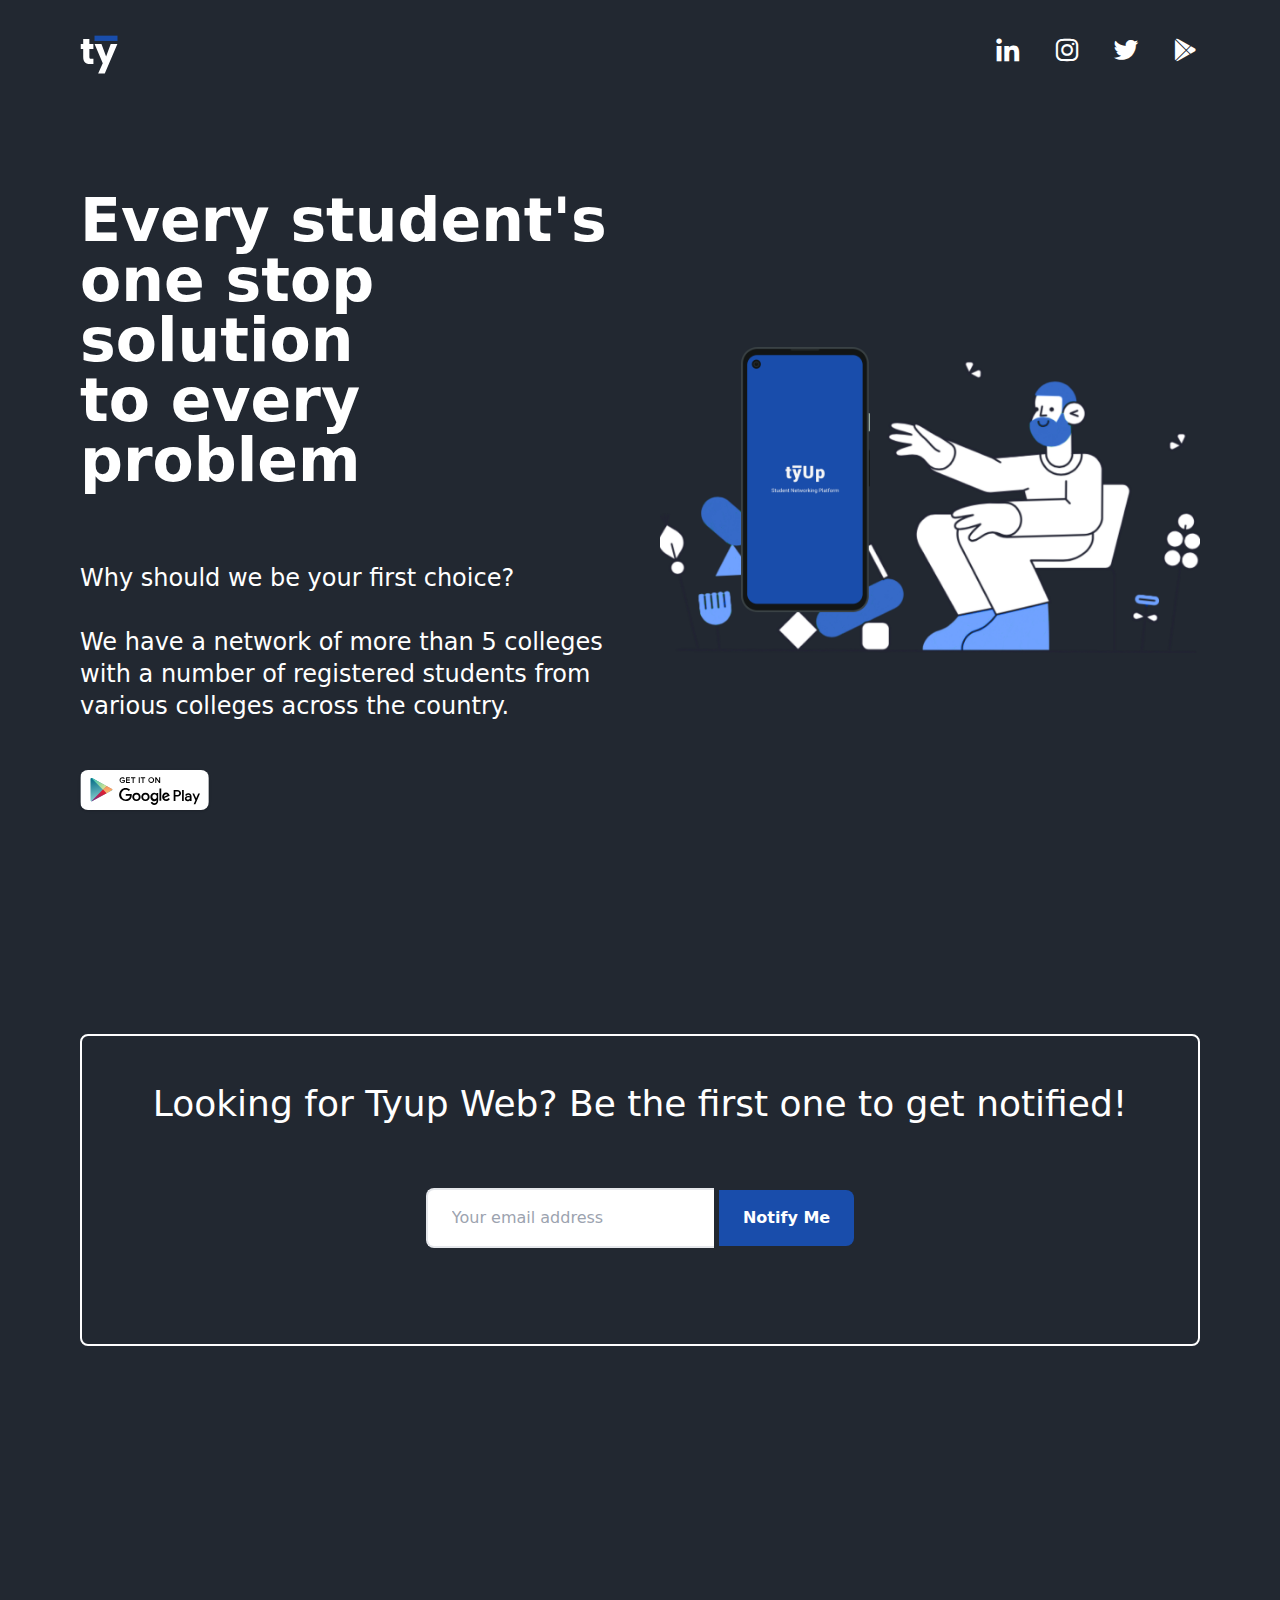
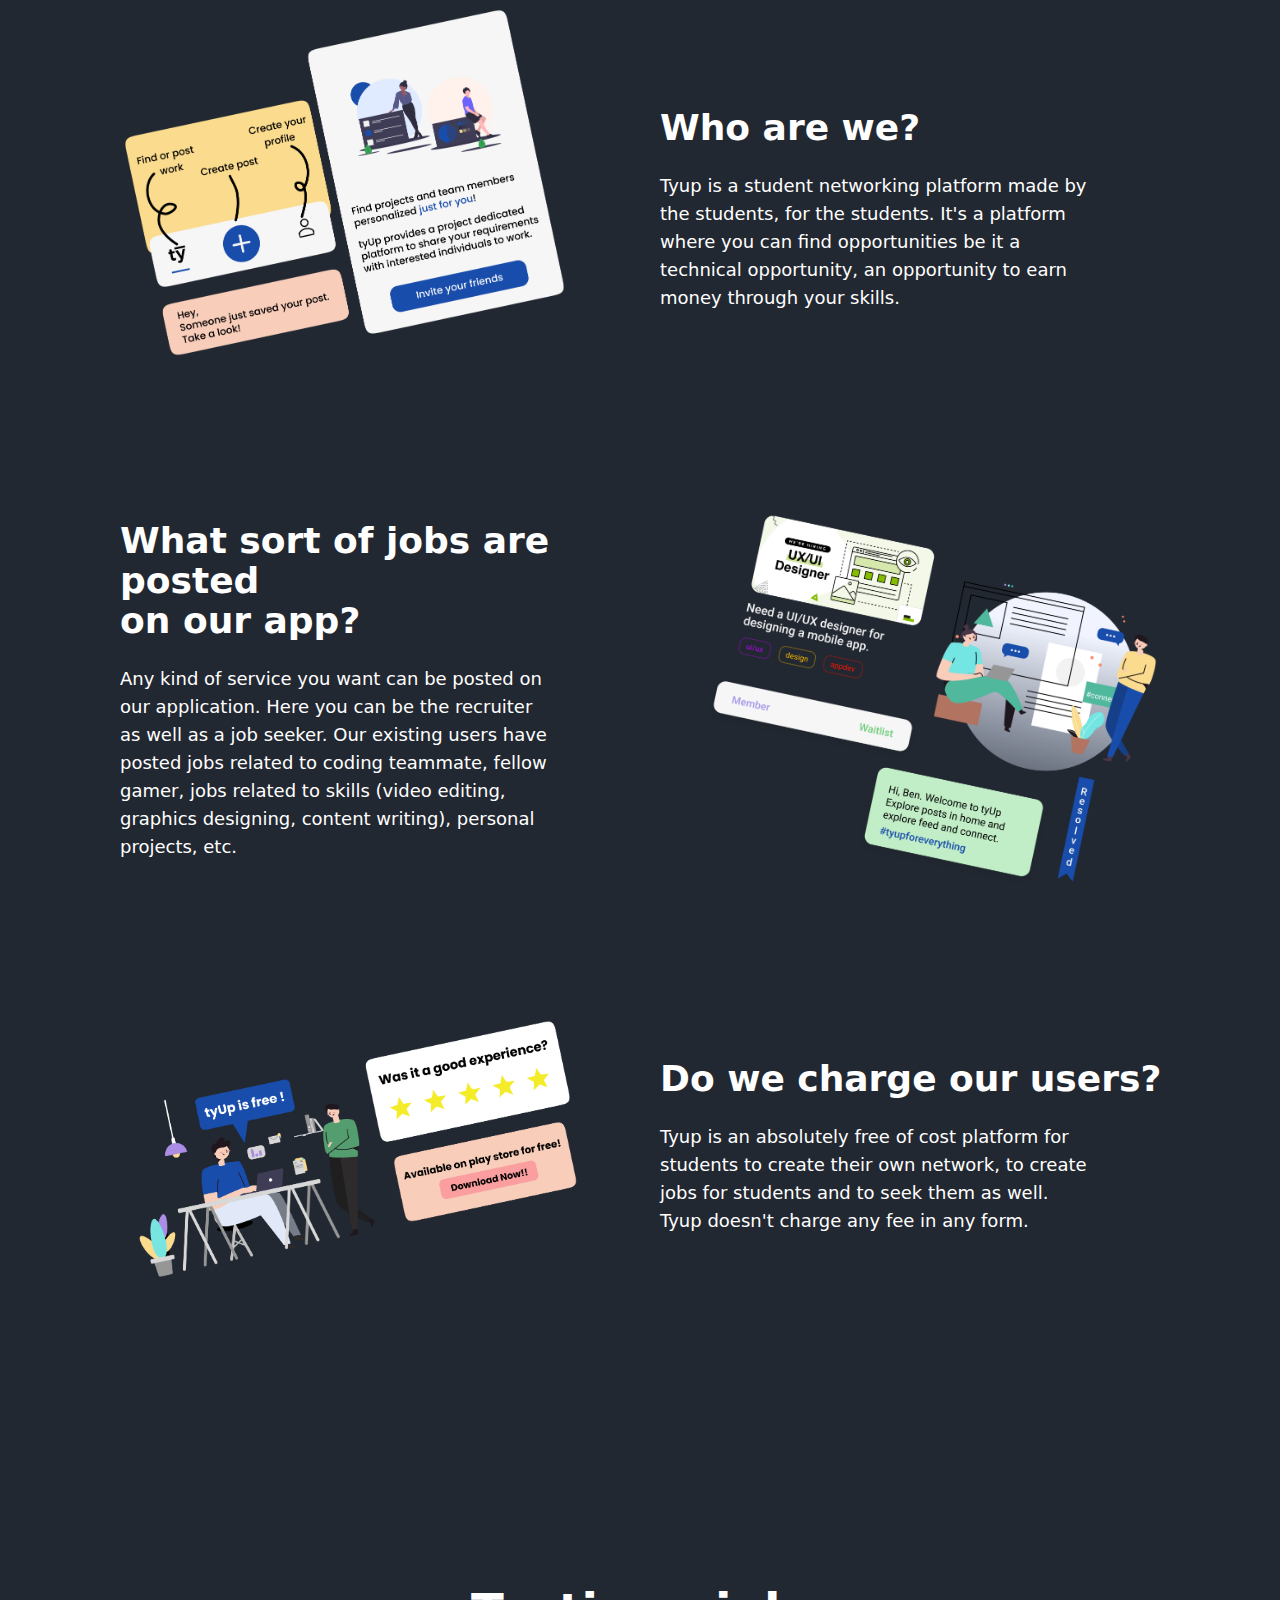
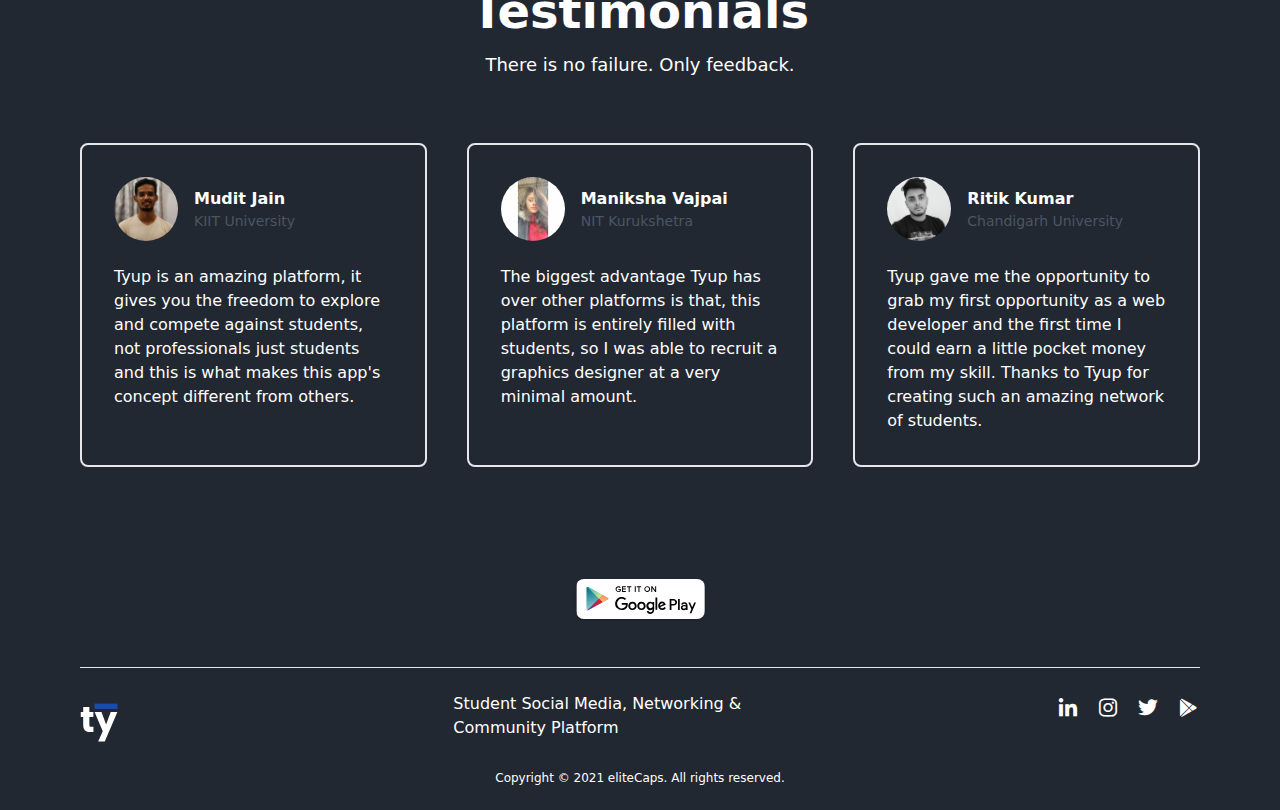
<file: tyup/index.html>
<!DOCTYPE html>
<html lang="en">

<head>
  <meta charset="UTF-8" />
  <meta http-equiv="X-UA-Compatible" content="IE=edge" />
  <meta name="viewport" content="width=device-width, initial-scale=1.0" />
  <link rel="icon" type="image/png" href="assets/img/tyup.png" />
  <link href="https://unpkg.com/boxicons@2.0.7/css/boxicons.min.css" rel="stylesheet" />
  <link rel="stylesheet" href="assets/css/styles.css" />
  <title>Tyup - Student Social Media & Community Platform</title>
</head>

<body class="font-sans antialiased">
  <main class="">
    <header class="container mx-auto mt-6 px-4 flex justify-between items-center">
      <!-- Start Header -->
      <div class="">
        <a href="https://elitecaps.org/tyup/" class="">
          <img src="assets/img/tyup_logo.svg" alt="Tyup Logo" />
        </a>
      </div>
      <div class="flex items-center">
        <div class="hidden md:block space-x-6 font-medium">
          <!-- <a href="#0" class="hover:text-green-700 transition-colors duration-200">About</a> -->

          <a href="https://www.linkedin.com/in/tyup/">
            <em class="
                  text-3xl
                  transition
                  duration-500
                  ease-in-out
                  transform
                  hover:scale-125
                  bx
                  bxl-linkedin
                "></em>
          </a>
          <a href="https://www.instagram.com/official.tyup/">
            <em class="
                  text-3xl
                  transition
                  duration-500
                  ease-in-out
                  transform
                  hover:scale-125
                  bx
                  bxl-instagram
                "></em>
          </a>
          <a href="https://twitter.com/official_tyup">
            <em class="
                  text-3xl
                  transition
                  duration-500
                  ease-in-out
                  transform
                  hover:scale-125
                  bx
                  bxl-twitter
                "></em>
          </a>
          <a href="https://play.google.com/store/apps/details?id=org.elitecaps.tyup">
            <em class="
                  text-3xl
                  transition
                  duration-500
                  ease-in-out
                  transform
                  hover:scale-125
                  bx
                  bxl-play-store
                "></em>
          </a>
        </div>
      </div>
    </header>
    <!-- End Header -->

    <section class="container mx-auto px-4 py-12 sm:py-16 md:py-20 xl:py-28">
      <!-- Start Hero -->
      <div class="grid lg:grid-cols-2 gap-10 items-center">
        <div class="space-y-8 lg:space-y-12">
          <div class="space-y-6">
            <h1 class="text-4xl sm:text-6xl font-semibold">
              Every student's one stop solution <br />
              to every problem
            </h1>
            <br /><br />
            <p class="max-w-xl text-2xl">
              Why should we be your first choice? <br /> <br />
              We have a network of more than 5 colleges with a number
              of registered students from various colleges across the
              country.
            </p>
            <br /><br />
            <!-- download button -->
            <a href="https://play.google.com/store/apps/details?id=org.elitecaps.tyup"
              ><img
                class="
                  shadow
                  rounded-lg
                  transition
                  duration-200
                  ease-in-out
                  transform
                  hover:-translate-y-1 hover:shadow-lg
                "
                src="assets/img/google-play-white-button.svg"
                alt=""
            /></a>
          </div>
        </div>
        <div class="">
          <img src="assets/img/hero-illustration.png" alt="Illustration" />
        </div>
      </div>
    </section>
    <!-- End Hero -->

    <!-- notify start-->
    <section class="container mx-auto px-4 py-12 sm:py-16 md:py-20 xl:py-28">
      <div class="max-w-md w-full content-center">
        <div class="
              border-r border-b border-l border-grey-light
              lg:border-l-0 lg:border-t lg:border-grey-light
              bg-gray-400
              rounded-b
              lg:rounded-b-none lg:rounded-r
              p-4
              flex flex-col
              justify-between
              leading-normal
            " style="border: 2px solid white; padding: 3em; border-radius: 0.5em">
          <div class="space-y-4 text-center mb-8 lg:mb-12">
            <div class="text-black font-bold text-4xl mb-2">
              Looking for Tyup Web? Be the first one to get notified!
            </div>
            <br />
            <br />
            <!-- button and input -->
            <div class="text-center">
            <form method="POST" action="https://formspree.io/f/xdoyvyez">
              <input class="
                    w-full
                    sm:w-72
                    border-2
                    sm:border-r-0
                    py-4
                    px-6
                    rounded-lg
                    sm:rounded-none sm:rounded-tl-lg sm:rounded-bl-lg
                    outline-none
                    focus:border-blue
                  "  type="email" placeholder="Your email address" name="email" required style="color:black;"/>
              <button type="submit" class="
                    transition-colors
                    duration-300
                    py-4
                    px-6
                    rounded-lg
                    sm:rounded-none sm:rounded-tr-lg sm:rounded-br-lg
                    text-white
                    font-semibold
                  ">
                Notify Me
              </button>
              </form>
            </div>
            <!-- button and input end-->
          </div>
        </div>
      </div>
    </section>
    <!-- End notify -->

    <section class="container mx-auto px-4 py-12 sm:py-16 md:py-20 xl:py-28">
      <!-- Start Points -->
      <div class="
            flex flex-col
            lg:flex-row
            justify-between
            items-center
            space-y-6
            lg:space-y-0 lg:space-x-10
          ">
        <div class="w-full lg:w-1/2">
          <img class="w-full" src="assets/img/block-1.png" alt="" />
        </div>
        <div class="w-full lg:w-1/2">
          <div class="space-y-5 sm:space-y-6">
            <h3 class="text-3xl md:text-4xl font-semibold">Who are we?</h3>
            <p class="w-full sm:w-4/5 text-lg">
              Tyup is a student networking platform made by the students, for
              the students. It's a platform where you can find opportunities
              be it a technical opportunity, an opportunity to earn money
              through your skills.
            </p>
          </div>
        </div>
      </div>
      <div class="
            flex flex-col
            lg:flex-row-reverse
            justify-between
            items-center
            space-y-6
            lg:space-y-0 lg:space-x-10
          ">
        <div class="w-full lg:w-1/2">
          <img class="w-full" src="assets/img/block-2.png" alt="" />
        </div>
        <div class="w-full lg:w-1/2">
          <div class="space-y-5 sm:space-y-6">
            <h3 class="text-3xl md:text-4xl font-semibold">
              What sort of jobs are posted <br /> on our app?
            </h3>
            <p class="w-full sm:w-4/5 text-lg">
              Any kind of service you want can be posted on our application.
              Here you can be the recruiter as well as a job seeker. Our
              existing users have posted jobs related to coding teammate,
              fellow gamer, jobs related to skills (video editing, graphics
              designing, content writing), personal projects, etc.
            </p>
          </div>
        </div>
      </div>
      <div class="
            flex flex-col
            lg:flex-row
            justify-between
            items-center
            space-y-6
            lg:space-y-0 lg:space-x-10
          ">
        <div class="w-full lg:w-1/2">
          <img class="w-full" src="assets/img/block-3.png" alt="" />
        </div>
        <div class="w-full lg:w-1/2">
          <div class="space-y-5 sm:space-y-6">
            <h3 class="text-3xl md:text-4xl font-semibold">Do we charge our users?</h3>
            <p class="w-full sm:w-4/5 text-lg">
              Tyup is an absolutely free of cost platform for students to create their own
              network, to create jobs for students and to seek them as well. Tyup doesn't
              charge any fee in any form.
            </p>
          </div>
        </div>
    </section>
    <!-- End Points -->

    <section class="container mx-auto px-4 py-12 sm:py-16 md:py-20 xl:py-28">
      <!-- Start Testimonials -->
      <div class="space-y-4 text-center mb-10 lg:mb-16">
        <h2 class="text-4xl md:text-5xl font-semibold">Testimonials</h2>
        <p class="text-lg md:max-w-md mx-auto">
          There is no failure. Only feedback.
        </p>
      </div>
      <div class="grid md:grid-cols-2 xl:grid-cols-3 gap-6 lg:gap-10">
        <div class="
              border-2 border-gray-200
              rounded-lg
              p-8
              transition-colors
              duration-200
              hover:border-blue
            ">
          <div class="flex items-center space-x-4 mb-6">
            <img class="w-16 h-16 rounded-full" src="assets/img/feedback/mudit.png" alt="" />
            <div class="">
              <h5 class="font-semibold">Mudit Jain</h5>
              <p class="text-sm text-gray-600">KIIT University</p>
            </div>
          </div>
          <p class="">
            Tyup is an amazing platform, it gives you the freedom to explore
            and compete against students, not professionals just students and
            this is what makes this app's concept different from others.
          </p>
        </div>
        <div class="
              border-2 border-gray-200
              rounded-lg
              p-8
              transition-colors
              duration-200
              hover:border-blue
            ">
          <div class="flex items-center space-x-4 mb-6">
            <img class="w-16 h-16 rounded-full" src="assets/img/feedback/maniksha.png" alt="" />
            <div class="">
              <h5 class="font-semibold">Maniksha Vajpai</h5>
              <p class="text-sm text-gray-600">NIT Kurukshetra</p>
            </div>
          </div>
          <p class="">
            The biggest advantage Tyup has over other platforms is that, this
            platform is entirely filled with students, so I was able to
            recruit a graphics designer at a very minimal amount.
          </p>
        </div>
        <div class="
              border-2 border-gray-200
              rounded-lg
              p-8
              transition-colors
              duration-200
              hover:border-blue
            ">
          <div class="flex items-center space-x-4 mb-6">
            <img class="w-16 h-16 rounded-full" src="assets/img/feedback/ritik.png" alt="" />
            <div class="">
              <h5 class="font-semibold">Ritik Kumar</h5>
              <p class="text-sm text-gray-600">Chandigarh University</p>
            </div>
          </div>
          <p class="">
            Tyup gave me the opportunity to grab my first opportunity as a
            web developer and the first time I could earn a little pocket money
            from my skill. Thanks to Tyup for creating such an amazing network
            of students.
          </p>
        </div>

      </div>
    </section>
    <!-- End Testimonials -->

    <!-- Download from playstore section -->
      <section class="container mx-auto md:px-5">
        <!-- Start Download App -->
        <div
          class="
            pt-12
            lg:pt-24
            px-5
            md:px-0
            bg-blue-50
            space-y-8
            md:space-y-12
          "
        >
          <div class="flex justify-center space-x-4">
            <a href="https://play.google.com/store/apps/details?id=org.elitecaps.tyup"
              ><img
                class="
                  shadow
                  rounded-lg
                  transition
                  duration-200
                  ease-in-out
                  transform
                  hover:-translate-y-1 hover:shadow-lg
                "
                src="assets/img/google-play-white-button.svg"
                alt=""
            /></a>
          </div>
        </div>
      </section>

    <!-- end Download from playstore-->

    <footer class="container mx-auto px-4 mt-6 py-6">
      <hr class="mb-6" />
      <div class="
            flex flex-col
            md:flex-row
            justify-between
            space-y-6
            md:space-y-0
            mb-6
          ">
        <div class="flex-1">
          <a href="https://elitecaps.org/tyup/" class="">
            <img src="assets/img/tyup_logo.svg" alt="Tyup Logo" />
          </a>
        </div>
        <div class="flex md:justify-center flex-1 space-x-6 font-medium">
          <!-- <a href="#0" class="hover:text-green-700 transition-colors duration-200">Features</a>
        <a href="#0" class="hover:text-green-700 transition-colors duration-200">Prices</a>
        <a href="#0" class="hover:text-green-700 transition-colors duration-200">About</a>
        <a href="#0" class="hover:text-green-700 transition-colors duration-200">Contacts</a> -->
          <p>Student Social Media, Networking & Community Platform</p>
        </div>
        <div class="flex md:justify-end flex-1 space-x-4">
          <a href="https://www.linkedin.com/in/tyup/">
            <em class="
                  text-2xl
                  transition
                  duration-500
                  ease-in-out
                  transform
                  hover:scale-125
                  bx
                  bxl-linkedin
                "></em>
          </a>
          <a href="https://www.instagram.com/official.tyup/">
            <em class="
                  text-2xl
                  transition
                  duration-500
                  ease-in-out
                  transform
                  hover:scale-125
                  bx
                  bxl-instagram
                "></em>
          </a>
          <a href="https://twitter.com/official_tyup">
            <em class="
                  text-2xl
                  transition
                  duration-500
                  ease-in-out
                  transform
                  hover:scale-125
                  bx
                  bxl-twitter
                "></em>
          </a>
          <a href="https://play.google.com/store/apps/details?id=org.elitecaps.tyup">
            <em class="
                  text-2xl
                  transition
                  duration-500
                  ease-in-out
                  transform
                  hover:scale-125
                  bx
                  bxl-play-store
                "></em>
          </a>
        </div>
      </div>
      <div class="
            flex flex-col
            md:flex-row md:justify-center
            space-y-2
            md:space-y-0 md:space-x-3
            text-gray-500 text-xs
          ">
        <p>Copyright © 2021 eliteCaps. All rights reserved.</p>
      </div>
    </footer>
  </main>
</body>

</html>
</file>
<file: tyup/assets/css/styles.css>
*,
*::before,
*::after {
  box-sizing: border-box;
  color: white;
}

:root {
  -moz-tab-size: 4;
  -o-tab-size: 4;
  tab-size: 4;
}

html {
  line-height: 1.15; /* 1 */
  -webkit-text-size-adjust: 100%; /* 2 */
}

body {
  margin: 0 5vw;
  background-color: #222831;
}

body {
  font-family: system-ui, -apple-system,
    /* Firefox supports this but not yet `system-ui` */ "Segoe UI", Roboto,
    Helvetica, Arial, sans-serif, "Apple Color Emoji", "Segoe UI Emoji";
}

/*TODO: navbar fixed position */
/* header {
  position: fixed;
  top: 0;
  width: 100%;
} */

hr {
  height: 0; /* 1 */
  color: inherit; /* 2 */
}

abbr[title] {
  -webkit-text-decoration: underline dotted;
  text-decoration: underline dotted;
}

b,
strong {
  font-weight: bolder;
}

code,
kbd,
samp,
pre {
  font-family: ui-monospace, SFMono-Regular, Consolas, "Liberation Mono", Menlo,
    monospace; /* 1 */
  font-size: 1em; /* 2 */
}

small {
  font-size: 80%;
}

sub,
sup {
  font-size: 75%;
  line-height: 0;
  position: relative;
  vertical-align: baseline;
}

sub {
  bottom: -0.25em;
}

sup {
  top: -0.5em;
}

table {
  text-indent: 0; /* 1 */
  border-color: inherit; /* 2 */
}

button,
input,
optgroup,
select,
textarea {
  font-family: inherit; /* 1 */
  font-size: 100%; /* 1 */
  line-height: 1.15; /* 1 */
  margin: 0; /* 2 */
}

button,
select {
  /* 1 */
  text-transform: none;
}

button,
[type="button"],
[type="submit"] {
  -webkit-appearance: button;
}

legend {
  padding: 0;
}

progress {
  vertical-align: baseline;
}

summary {
  display: list-item;
}

blockquote,
dl,
dd,
h1,
h2,
h3,
h4,
h5,
h6,
hr,
figure,
p,
pre {
  margin: 0;
}

button {
  background-color: rgba(25, 77, 171, 1);
  background-image: none;
}

button:hover {
  background-color: rgba(21, 63, 140, 1);
  background-image: none;
}

/**
 * Work around a Firefox/IE bug where the transparent `button` background
 * results in a loss of the default `button` focus styles.
 */

button:focus {
  outline: 1px dotted;
  outline: 5px auto -webkit-focus-ring-color;
}

fieldset {
  margin: 0;
  padding: 0;
}

ol,
ul {
  list-style: none;
  margin: 0;
  padding: 0;
}

html {
  font-family: ui-sans-serif, system-ui, -apple-system, BlinkMacSystemFont,
    "Segoe UI", Roboto, "Helvetica Neue", Arial, "Noto Sans", sans-serif,
    "Apple Color Emoji", "Segoe UI Emoji", "Segoe UI Symbol", "Noto Color Emoji"; /* 1 */
  line-height: 1.5; /* 2 */
}

body {
  font-family: inherit;
  line-height: inherit;
}

*,
::before,
::after {
  box-sizing: border-box; /* 1 */
  border-width: 0; /* 2 */
  border-style: solid; /* 2 */
  border-color: #e5e7eb; /* 2 */
}

hr {
  border-top-width: 1px;
}

img {
  border-style: solid;
}

textarea {
  resize: vertical;
}

input::-moz-placeholder,
textarea::-moz-placeholder {
  opacity: 1;
  color: #9ca3af;
}

input:-ms-input-placeholder,
textarea:-ms-input-placeholder {
  opacity: 1;
  color: #9ca3af;
}

input::placeholder,
textarea::placeholder {
  opacity: 1;
  color: #9ca3af;
}

button {
  cursor: pointer;
}

table {
  border-collapse: collapse;
}

h1,
h2,
h3,
h4,
h5,
h6 {
  font-size: inherit;
  font-weight: inherit;
}

/**
 * Reset links to optimize for opt-in styling instead of
 * opt-out.
 */

a {
  color: inherit;
  text-decoration: inherit;
}

button,
input,
optgroup,
select,
textarea {
  padding: 0;
  line-height: inherit;
  color: inherit;
}

pre,
code,
kbd,
samp {
  font-family: ui-monospace, SFMono-Regular, Menlo, Monaco, Consolas,
    "Liberation Mono", "Courier New", monospace;
}

img,
svg,
video,
canvas,
audio,
iframe,
embed,
object {
  display: block;
  vertical-align: middle;
}

img,
video {
  max-width: 100%;
  height: auto;
}

.container {
  width: 100%;
}

@media (min-width: 640px) {
  .container {
    max-width: 640px;
  }
}

@media (min-width: 768px) {
  .container {
    max-width: 768px;
  }
}

@media (min-width: 1024px) {
  .container {
    max-width: 1024px;
  }
}

@media (min-width: 1280px) {
  .container {
    max-width: 1280px;
  }
}

@media (min-width: 1536px) {
  .container {
    max-width: 1536px;
  }
}

.space-y-2 > :not([hidden]) ~ :not([hidden]) {
  --tw-space-y-reverse: 0;
  margin-top: calc(0.5rem * calc(1 - var(--tw-space-y-reverse)));
  margin-bottom: calc(0.5rem * var(--tw-space-y-reverse));
}

.space-x-2 > :not([hidden]) ~ :not([hidden]) {
  --tw-space-x-reverse: 0;
  margin-right: calc(0.5rem * var(--tw-space-x-reverse));
  margin-left: calc(0.5rem * calc(1 - var(--tw-space-x-reverse)));
}

.space-y-4 > :not([hidden]) ~ :not([hidden]) {
  --tw-space-y-reverse: 0;
  margin-top: calc(1rem * calc(1 - var(--tw-space-y-reverse)));
  margin-bottom: calc(1rem * var(--tw-space-y-reverse));
}

.space-x-4 > :not([hidden]) ~ :not([hidden]) {
  --tw-space-x-reverse: 0;
  margin-right: calc(1rem * var(--tw-space-x-reverse));
  margin-left: calc(1rem * calc(1 - var(--tw-space-x-reverse)));
}

.space-y-5 > :not([hidden]) ~ :not([hidden]) {
  --tw-space-y-reverse: 0;
  margin-top: calc(1.25rem * calc(1 - var(--tw-space-y-reverse)));
  margin-bottom: calc(1.25rem * var(--tw-space-y-reverse));
}

.space-y-6 > :not([hidden]) ~ :not([hidden]) {
  --tw-space-y-reverse: 0;
  margin-top: calc(1.5rem * calc(1 - var(--tw-space-y-reverse)));
  margin-bottom: calc(1.5rem * var(--tw-space-y-reverse));
}

.space-x-6 > :not([hidden]) ~ :not([hidden]) {
  --tw-space-x-reverse: 0;
  margin-right: calc(1.5rem * var(--tw-space-x-reverse));
  margin-left: calc(1.5rem * calc(1 - var(--tw-space-x-reverse)));
}

.space-y-8 > :not([hidden]) ~ :not([hidden]) {
  --tw-space-y-reverse: 0;
  margin-top: calc(2rem * calc(1 - var(--tw-space-y-reverse)));
  margin-bottom: calc(2rem * var(--tw-space-y-reverse));
}

.space-y-12 > :not([hidden]) ~ :not([hidden]) {
  --tw-space-y-reverse: 0;
  margin-top: calc(3rem * calc(1 - var(--tw-space-y-reverse)));
  margin-bottom: calc(3rem * var(--tw-space-y-reverse));
}

.space-y-2\.5 > :not([hidden]) ~ :not([hidden]) {
  --tw-space-y-reverse: 0;
  margin-top: calc(0.625rem * calc(1 - var(--tw-space-y-reverse)));
  margin-bottom: calc(0.625rem * var(--tw-space-y-reverse));
}

.space-x-2\.5 > :not([hidden]) ~ :not([hidden]) {
  --tw-space-x-reverse: 0;
  margin-right: calc(0.625rem * var(--tw-space-x-reverse));
  margin-left: calc(0.625rem * calc(1 - var(--tw-space-x-reverse)));
}

.bg-white {
  --tw-bg-opacity: 1;
  background-color: rgba(255, 255, 255, var(--tw-bg-opacity));
}

.bg-blue {
  --tw-bg-opacity: 1;
  background-color: rgba(25, 77, 171, var(--tw-bg-opacity));
}

.bg-gray-100 {
  --tw-bg-opacity: 1;
  background-color: rgba(243, 244, 246, var(--tw-bg-opacity));
}

.bg-green-600 {
  --tw-bg-opacity: 1;
  background-color: rgba(5, 150, 105, var(--tw-bg-opacity));
}

.bg-green-700 {
  --tw-bg-opacity: 1;
  background-color: rgba(4, 120, 87, var(--tw-bg-opacity));
}

.hover\:bg-blue:hover {
  --tw-bg-opacity: 1;
  background-color: rgba(21, 63, 140, var(--tw-bg-opacity));
}

.border-white {
  --tw-border-opacity: 1;
  border-color: rgba(255, 255, 255, var(--tw-border-opacity));
}

.border-gray-200 {
  --tw-border-opacity: 1;
  border-color: rgba(229, 231, 235, var(--tw-border-opacity));
}

.hover\:border-blue:hover {
  --tw-border-opacity: 1;
  border-color: rgba(21, 63, 140, var(--tw-border-opacity));
}

.focus\:border-blue:focus {
  --tw-border-opacity: 1;
  border-color: rgba(21, 63, 140, var(--tw-border-opacity));
}

.rounded-lg {
  border-radius: 0.5rem;
}

.rounded-full {
  border-radius: 9999px;
}

.border-solid {
  border-style: solid;
}

.border-2 {
  border-width: 2px;
}

.flex {
  display: flex;
}

.table {
  display: table;
}

.grid {
  display: grid;
}

.hidden {
  display: none;
}

.flex-col {
  flex-direction: column;
}

.items-center {
  align-items: center;
}

.justify-center {
  justify-content: center;
}

.justify-between {
  justify-content: space-between;
}

.flex-1 {
  flex: 1 1 0%;
}

.font-sans {
  font-family: ui-sans-serif, system-ui, -apple-system, BlinkMacSystemFont,
    "Segoe UI", Roboto, "Helvetica Neue", Arial, "Noto Sans", sans-serif,
    "Apple Color Emoji", "Segoe UI Emoji", "Segoe UI Symbol", "Noto Color Emoji";
}

.font-medium {
  font-weight: 500;
}

.font-semibold {
  font-weight: 600;
}

.h-5 {
  height: 1.25rem;
}

.h-6 {
  height: 1.5rem;
}

.h-7 {
  height: 1.75rem;
}

.h-12 {
  height: 3rem;
}

.h-16 {
  height: 4rem;
}

.text-xs {
  font-size: 0.75rem;
  line-height: 1rem;
}

.text-sm {
  font-size: 0.875rem;
  line-height: 1.25rem;
}

.text-lg {
  font-size: 1.125rem;
  line-height: 1.75rem;
}

.text-xl {
  font-size: 1.25rem;
  line-height: 1.75rem;
}

.text-2xl {
  font-size: 1.5rem;
  line-height: 2rem;
}

.text-3xl {
  font-size: 1.875rem;
  line-height: 2.25rem;
}

.text-4xl {
  font-size: 2.25rem;
  line-height: 2.5rem;
}

.mx-auto {
  margin-left: auto;
  margin-right: auto;
}

.mt-6 {
  margin-top: 1.5rem;
}

.mb-6 {
  margin-bottom: 1.5rem;
}

.mb-8 {
  margin-bottom: 2rem;
}

.mb-10 {
  margin-bottom: 2.5rem;
}

.max-w-sm {
  max-width: 24rem;
}

.outline-none {
  outline: 2px solid transparent;
  outline-offset: 2px;
}

.p-6 {
  padding: 1.5rem;
}

.p-8 {
  padding: 2rem;
}

.py-2 {
  padding-top: 0.5rem;
  padding-bottom: 0.5rem;
}

.py-4 {
  padding-top: 1rem;
  padding-bottom: 1rem;
}

.px-4 {
  padding-left: 1rem;
  padding-right: 1rem;
}

.px-5 {
  padding-left: 1.25rem;
  padding-right: 1.25rem;
}

.py-6 {
  padding-top: 1.5rem;
  padding-bottom: 1.5rem;
}

.px-6 {
  padding-left: 1.5rem;
  padding-right: 1.5rem;
}

.py-12 {
  padding-top: 3rem;
  padding-bottom: 3rem;
}

.py-2\.5 {
  padding-top: 0.625rem;
  padding-bottom: 0.625rem;
}

* {
  --tw-shadow: 0 0 #0000;
}

.shadow {
  --tw-shadow: 0 1px 3px 0 rgba(0, 0, 0, 0.1), 0 1px 2px 0 rgba(0, 0, 0, 0.06);
  box-shadow: var(--tw-ring-offset-shadow, 0 0 #0000),
    var(--tw-ring-shadow, 0 0 #0000), var(--tw-shadow);
}

.hover\:shadow-xl:hover {
  --tw-shadow: 0 20px 25px -5px rgba(0, 0, 0, 0.1),
    0 10px 10px -5px rgba(0, 0, 0, 0.04);
  box-shadow: var(--tw-ring-offset-shadow, 0 0 #0000),
    var(--tw-ring-shadow, 0 0 #0000), var(--tw-shadow);
}

* {
  --tw-ring-inset: var(--tw-empty, /*!*/ /*!*/);
  --tw-ring-offset-width: 0px;
  --tw-ring-offset-color: #fff;
  --tw-ring-color: rgba(59, 130, 246, 0.5);
  --tw-ring-offset-shadow: 0 0 #0000;
  --tw-ring-shadow: 0 0 #0000;
}

.text-center {
  text-align: center;
}

.text-white {
  --tw-text-opacity: 1;
  color: rgba(255, 255, 255, var(--tw-text-opacity));
}

.text-gray-500 {
  --tw-text-opacity: 1;
  color: rgba(107, 114, 128, var(--tw-text-opacity));
}

.text-gray-600 {
  --tw-text-opacity: 1;
  color: rgba(75, 85, 99, var(--tw-text-opacity));
}

.text-green-700 {
  --tw-text-opacity: 1;
  color: rgba(4, 120, 87, var(--tw-text-opacity));
}

.hover\:text-green-700:hover {
  --tw-text-opacity: 1;
  color: rgba(4, 120, 87, var(--tw-text-opacity));
}

.underline {
  text-decoration: underline;
}

.antialiased {
  -webkit-font-smoothing: antialiased;
  -moz-osx-font-smoothing: grayscale;
}

.w-5 {
  width: 1.25rem;
}

.w-6 {
  width: 1.5rem;
}

.w-7 {
  width: 1.75rem;
}

.w-12 {
  width: 3rem;
}

.w-16 {
  width: 4rem;
}

.w-full {
  width: 100%;
}

.gap-6 {
  gap: 1.5rem;
}

.gap-8 {
  gap: 2rem;
}

.gap-10 {
  gap: 2.5rem;
}

.grid-cols-3 {
  grid-template-columns: repeat(3, minmax(0, 1fr));
}

.transform {
  --tw-translate-x: 0;
  --tw-translate-y: 0;
  --tw-rotate: 0;
  --tw-skew-x: 0;
  --tw-skew-y: 0;
  --tw-scale-x: 1;
  --tw-scale-y: 1;
  transform: translateX(var(--tw-translate-x)) translateY(var(--tw-translate-y))
    rotate(var(--tw-rotate)) skewX(var(--tw-skew-x)) skewY(var(--tw-skew-y))
    scaleX(var(--tw-scale-x)) scaleY(var(--tw-scale-y));
}

.hover\:scale-125:hover {
  --tw-scale-x: 1.25;
  --tw-scale-y: 1.25;
}

.transition {
  transition-property: background-color, border-color, color, fill, stroke,
    opacity, box-shadow, transform, filter, -webkit-backdrop-filter;
  transition-property: background-color, border-color, color, fill, stroke,
    opacity, box-shadow, transform, filter, backdrop-filter;
  transition-property: background-color, border-color, color, fill, stroke,
    opacity, box-shadow, transform, filter, backdrop-filter,
    -webkit-backdrop-filter;
  transition-timing-function: cubic-bezier(0.4, 0, 0.2, 1);
  transition-duration: 150ms;
}

.transition-colors {
  transition-property: background-color, border-color, color, fill, stroke;
  transition-timing-function: cubic-bezier(0.4, 0, 0.2, 1);
  transition-duration: 150ms;
}

.transition-shadow {
  transition-property: box-shadow;
  transition-timing-function: cubic-bezier(0.4, 0, 0.2, 1);
  transition-duration: 150ms;
}

.ease-in-out {
  transition-timing-function: cubic-bezier(0.4, 0, 0.2, 1);
}

.duration-200 {
  transition-duration: 200ms;
}

.duration-300 {
  transition-duration: 300ms;
}

.duration-500 {
  transition-duration: 500ms;
}

@-webkit-keyframes spin {
  to {
    transform: rotate(360deg);
  }
}

@keyframes spin {
  to {
    transform: rotate(360deg);
  }
}

@-webkit-keyframes ping {
  75%,
  100% {
    transform: scale(2);
    opacity: 0;
  }
}

@keyframes ping {
  75%,
  100% {
    transform: scale(2);
    opacity: 0;
  }
}

@-webkit-keyframes pulse {
  50% {
    opacity: 0.5;
  }
}

@keyframes pulse {
  50% {
    opacity: 0.5;
  }
}

@-webkit-keyframes bounce {
  0%,
  100% {
    transform: translateY(-25%);
    -webkit-animation-timing-function: cubic-bezier(0.8, 0, 1, 1);
    animation-timing-function: cubic-bezier(0.8, 0, 1, 1);
  }

  50% {
    transform: none;
    -webkit-animation-timing-function: cubic-bezier(0, 0, 0.2, 1);
    animation-timing-function: cubic-bezier(0, 0, 0.2, 1);
  }
}

@keyframes bounce {
  0%,
  100% {
    transform: translateY(-25%);
    -webkit-animation-timing-function: cubic-bezier(0.8, 0, 1, 1);
    animation-timing-function: cubic-bezier(0.8, 0, 1, 1);
  }

  50% {
    transform: none;
    -webkit-animation-timing-function: cubic-bezier(0, 0, 0.2, 1);
    animation-timing-function: cubic-bezier(0, 0, 0.2, 1);
  }
}

@media (min-width: 640px) {
  .sm\:space-y-0 > :not([hidden]) ~ :not([hidden]) {
    --tw-space-y-reverse: 0;
    margin-top: calc(0px * calc(1 - var(--tw-space-y-reverse)));
    margin-bottom: calc(0px * var(--tw-space-y-reverse));
  }

  .sm\:space-y-6 > :not([hidden]) ~ :not([hidden]) {
    --tw-space-y-reverse: 0;
    margin-top: calc(1.5rem * calc(1 - var(--tw-space-y-reverse)));
    margin-bottom: calc(1.5rem * var(--tw-space-y-reverse));
  }

  .sm\:space-y-16 > :not([hidden]) ~ :not([hidden]) {
    --tw-space-y-reverse: 0;
    margin-top: calc(4rem * calc(1 - var(--tw-space-y-reverse)));
    margin-bottom: calc(4rem * var(--tw-space-y-reverse));
  }

  .sm\:rounded-none {
    border-radius: 0px;
  }

  .sm\:rounded-lg {
    border-radius: 0.5rem;
  }

  .sm\:rounded-tl-lg {
    border-top-left-radius: 0.5rem;
  }

  .sm\:rounded-tr-lg {
    border-top-right-radius: 0.5rem;
  }

  .sm\:rounded-br-lg {
    border-bottom-right-radius: 0.5rem;
  }

  .sm\:rounded-bl-lg {
    border-bottom-left-radius: 0.5rem;
  }

  .sm\:border-r-0 {
    border-right-width: 0px;
  }

  .sm\:flex-row {
    flex-direction: row;
  }

  .sm\:text-6xl {
    font-size: 3.75rem;
    line-height: 1;
  }

  .sm\:px-4 {
    padding-left: 1rem;
    padding-right: 1rem;
  }

  .sm\:py-16 {
    padding-top: 4rem;
    padding-bottom: 4rem;
  }

  .sm\:w-72 {
    width: 18rem;
  }

  .sm\:w-4\/5 {
    width: 80%;
  }

  .sm\:grid-cols-2 {
    grid-template-columns: repeat(2, minmax(0, 1fr));
  }
}

@media (min-width: 768px) {
  .md\:space-y-0 > :not([hidden]) ~ :not([hidden]) {
    --tw-space-y-reverse: 0;
    margin-top: calc(0px * calc(1 - var(--tw-space-y-reverse)));
    margin-bottom: calc(0px * var(--tw-space-y-reverse));
  }

  .md\:space-x-3 > :not([hidden]) ~ :not([hidden]) {
    --tw-space-x-reverse: 0;
    margin-right: calc(0.75rem * var(--tw-space-x-reverse));
    margin-left: calc(0.75rem * calc(1 - var(--tw-space-x-reverse)));
  }

  .md\:block {
    display: block;
  }

  .md\:hidden {
    display: none;
  }

  .md\:flex-row {
    flex-direction: row;
  }

  .md\:justify-end {
    justify-content: flex-end;
  }

  .md\:justify-center {
    justify-content: center;
  }

  .md\:text-3xl {
    font-size: 1.875rem;
    line-height: 2.25rem;
  }

  .md\:text-4xl {
    font-size: 2.25rem;
    line-height: 2.5rem;
  }

  .md\:text-5xl {
    font-size: 3rem;
    line-height: 1;
  }

  .md\:max-w-md {
    max-width: 28rem;
  }

  .md\:py-20 {
    padding-top: 5rem;
    padding-bottom: 5rem;
  }

  .md\:grid-cols-2 {
    grid-template-columns: repeat(2, minmax(0, 1fr));
  }
}

@media (min-width: 1024px) {
  .lg\:space-y-0 > :not([hidden]) ~ :not([hidden]) {
    --tw-space-y-reverse: 0;
    margin-top: calc(0px * calc(1 - var(--tw-space-y-reverse)));
    margin-bottom: calc(0px * var(--tw-space-y-reverse));
  }

  .lg\:space-x-10 > :not([hidden]) ~ :not([hidden]) {
    --tw-space-x-reverse: 0;
    margin-right: calc(2.5rem * var(--tw-space-x-reverse));
    margin-left: calc(2.5rem * calc(1 - var(--tw-space-x-reverse)));
  }

  .lg\:space-y-12 > :not([hidden]) ~ :not([hidden]) {
    --tw-space-y-reverse: 0;
    margin-top: calc(3rem * calc(1 - var(--tw-space-y-reverse)));
    margin-bottom: calc(3rem * var(--tw-space-y-reverse));
  }

  .lg\:flex-row {
    flex-direction: row;
  }

  .lg\:flex-row-reverse {
    flex-direction: row-reverse;
  }

  .lg\:mb-12 {
    margin-bottom: 3rem;
  }

  .lg\:mb-16 {
    margin-bottom: 4rem;
  }

  .lg\:w-1\/2 {
    width: 50%;
  }

  .lg\:gap-10 {
    gap: 2.5rem;
  }

  .lg\:grid-cols-2 {
    grid-template-columns: repeat(2, minmax(0, 1fr));
  }

  .lg\:grid-cols-6 {
    grid-template-columns: repeat(6, minmax(0, 1fr));
  }
}

@media (min-width: 1280px) {
  .xl\:space-y-24 > :not([hidden]) ~ :not([hidden]) {
    --tw-space-y-reverse: 0;
    margin-top: calc(6rem * calc(1 - var(--tw-space-y-reverse)));
    margin-bottom: calc(6rem * var(--tw-space-y-reverse));
  }

  .xl\:py-28 {
    padding-top: 7rem;
    padding-bottom: 7rem;
  }

  .xl\:grid-cols-3 {
    grid-template-columns: repeat(3, minmax(0, 1fr));
  }

  .xl\:grid-cols-4 {
    grid-template-columns: repeat(4, minmax(0, 1fr));
  }
}

@media (min-width: 1536px) {
}

.div-center {
  /* display: flex; */
  justify-content: center;
  align-items: center;
}
</file>
